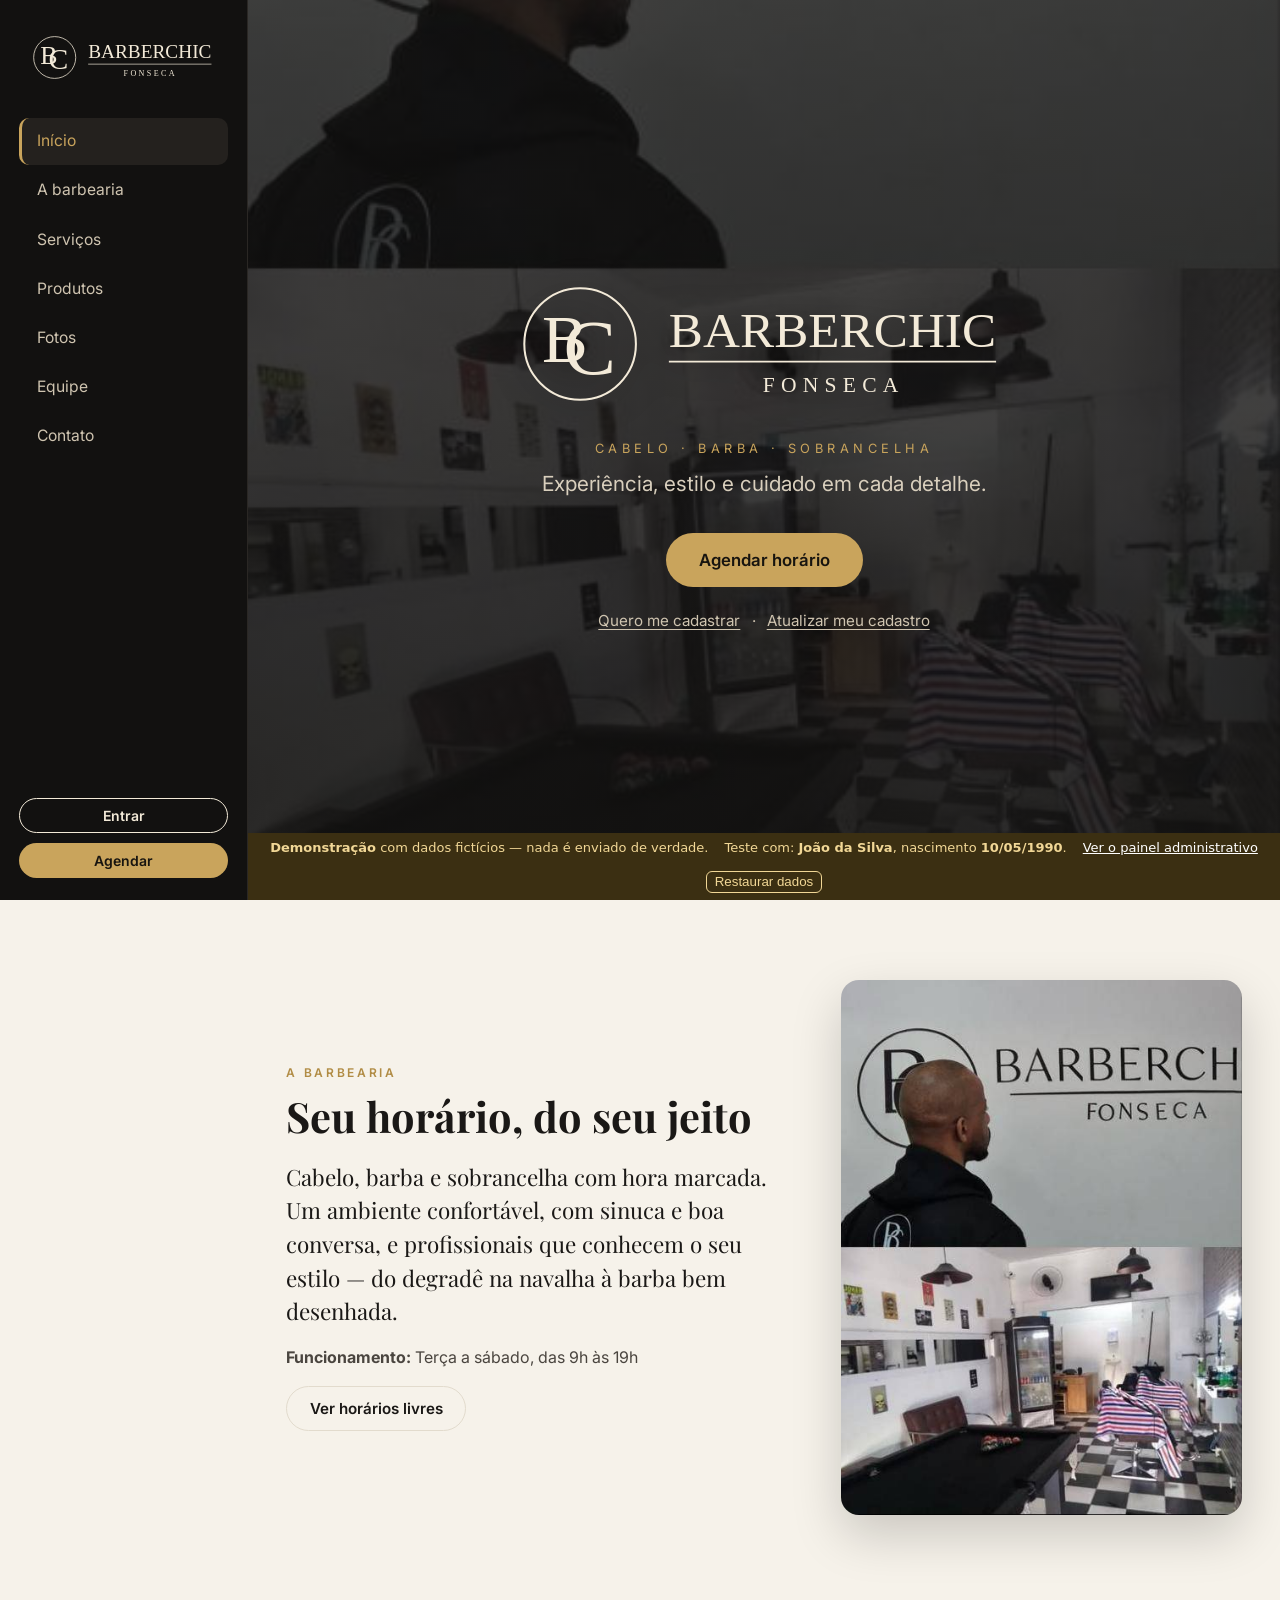
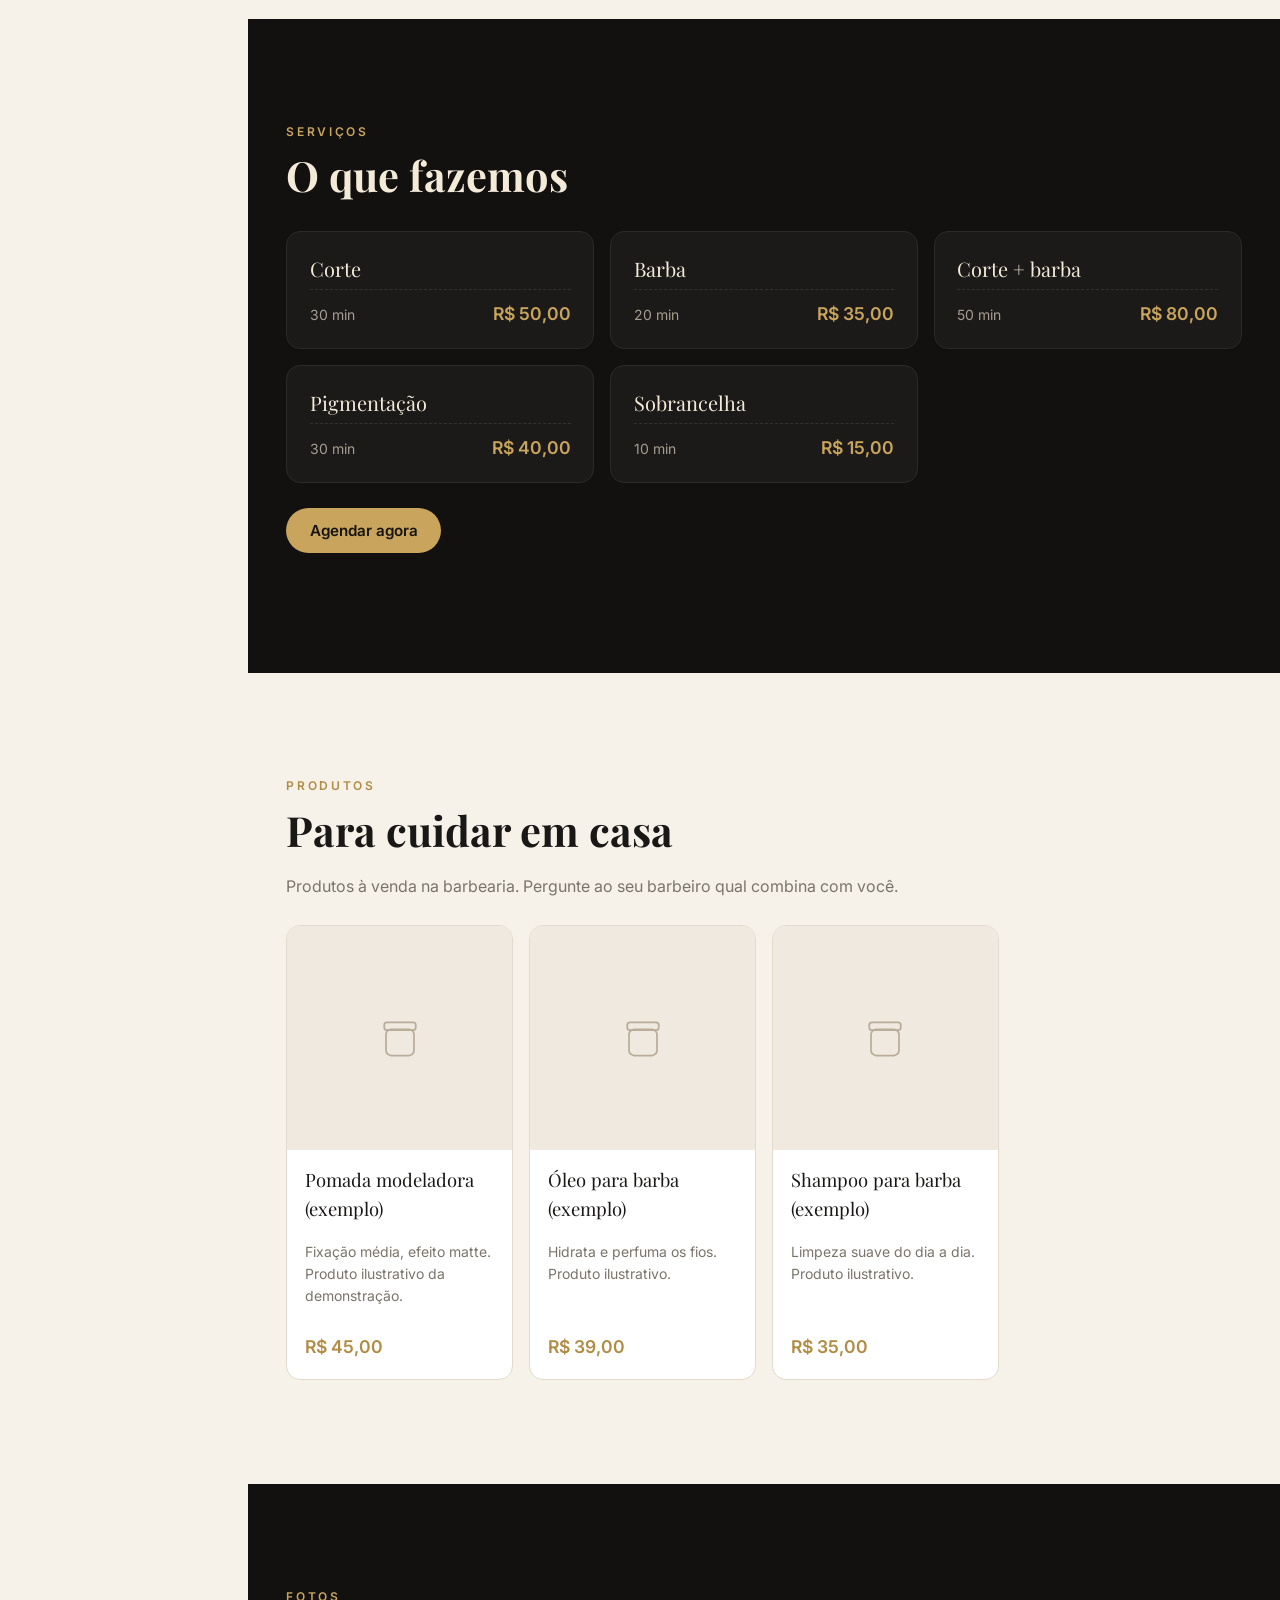
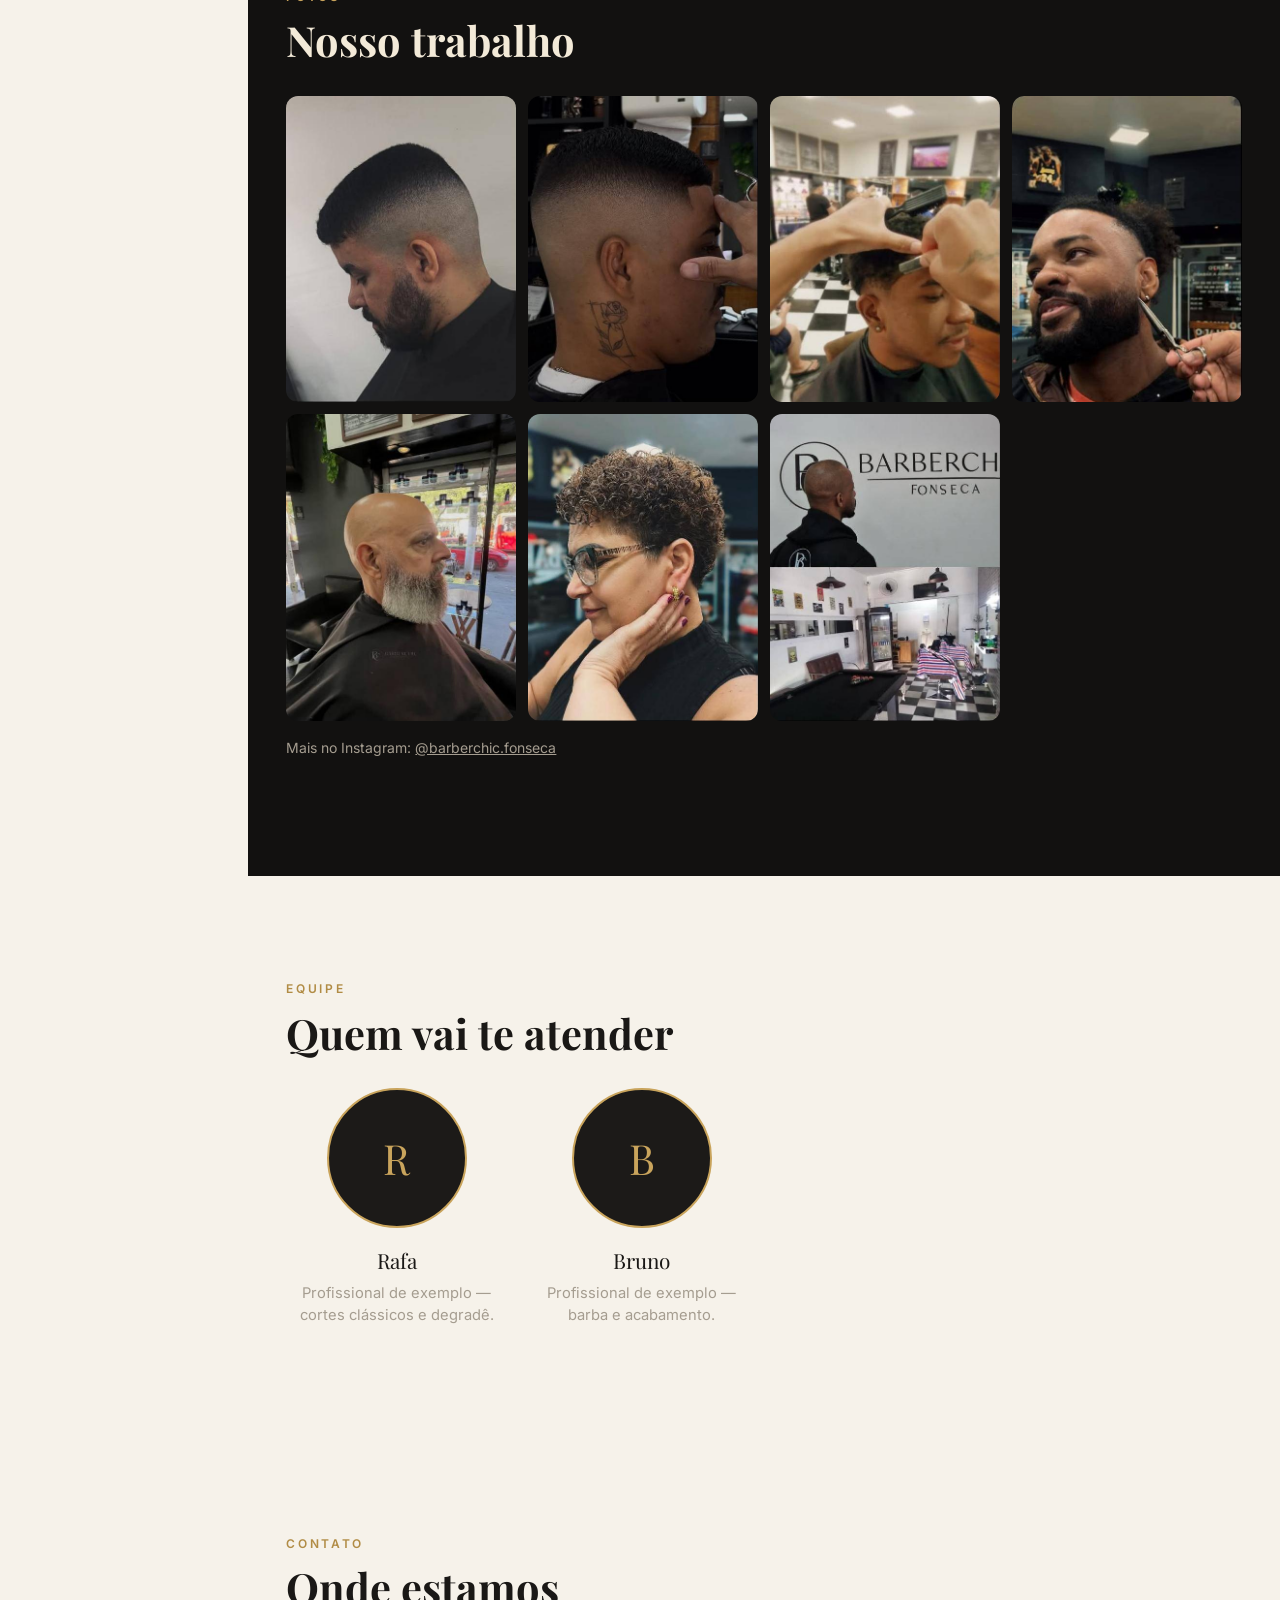
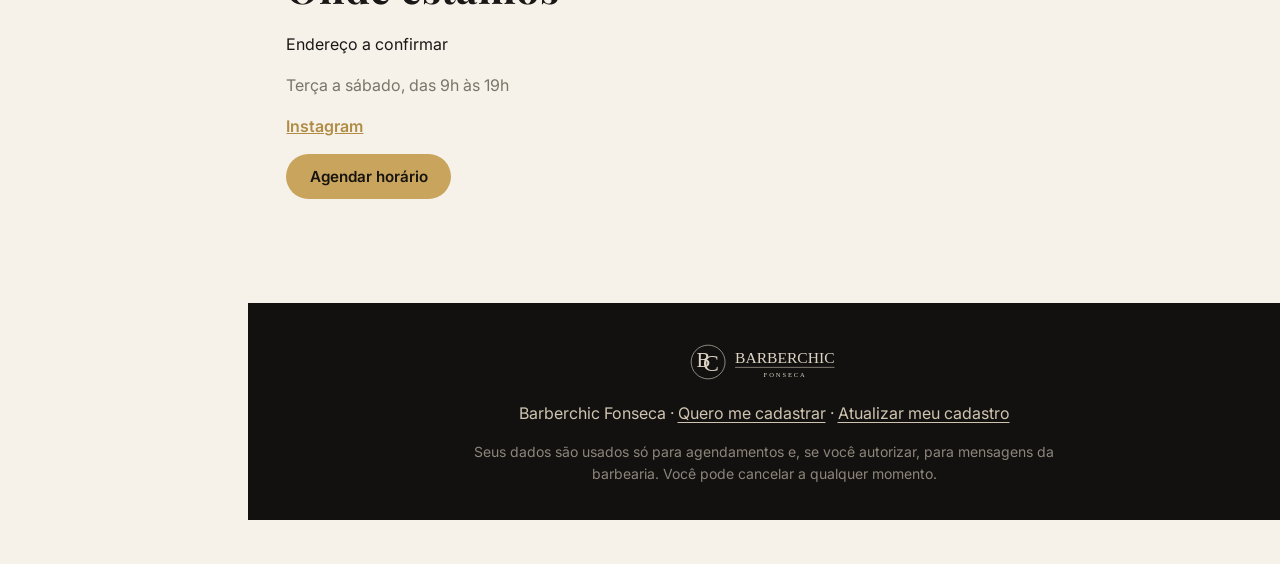
<file: index.html>
<!doctype html>
<html lang="pt-BR">
<head>
  <meta name="robots" content="noindex">
  <meta charset="utf-8">
  <meta name="viewport" content="width=device-width, initial-scale=1">
  <title>Barberchic Fonseca — Barbearia</title>
  <meta name="description" content="Barbearia Barberchic Fonseca: cabelo, barba e sobrancelha. Experiência, estilo e cuidado em cada detalhe. Agende online.">
  <link rel="icon" href="./img/logo.svg">
  <link rel="preconnect" href="https://fonts.googleapis.com">
  <link rel="preconnect" href="https://fonts.gstatic.com" crossorigin>
  <link href="https://fonts.googleapis.com/css2?family=Playfair+Display:ital,wght@0,500;0,600;0,700;1,500&family=Inter:wght@400;500;600&display=swap" rel="stylesheet">
  <link rel="stylesheet" href="./css/site.css">
</head>
<body>
  <div id="demo-banner" class="demo-banner" hidden>Modo demonstração: nenhuma mensagem é enviada de verdade e o código aparece na tela.</div>

  <header class="topbar">
    <a href="#inicio" class="brand" aria-label="Início"><img id="brand-logo" src="./img/logo-claro.svg" alt="Barberchic Fonseca"></a>
    <nav class="nav" id="nav">
      <a href="#inicio" class="nav-link">Início</a>
      <a href="#sobre" class="nav-link">A barbearia</a>
      <a href="#servicos" class="nav-link">Serviços</a>
      <a href="#produtos" class="nav-link">Produtos</a>
      <a href="#galeria" class="nav-link" id="nav-galeria">Fotos</a>
      <a href="#equipe" class="nav-link">Equipe</a>
      <a href="#contato" class="nav-link">Contato</a>
      <span class="nav-spacer" aria-hidden="true"></span>
      <button class="btn btn-ghost btn-sm" id="btn-conta" type="button">Entrar</button>
      <a href="agendar.html" class="btn btn-gold btn-sm" data-agendar>Agendar</a>
    </nav>
    <button class="menu-toggle" id="menu-toggle" aria-label="Abrir menu" aria-expanded="false"><span></span><span></span><span></span></button>
  </header>

  <main>
    <section class="hero" id="inicio">
      <div class="hero-bg" id="hero-bg"></div>
      <div class="hero-content">
        <h1 class="sr-only" id="hero-title">Barberchic Fonseca</h1>
        <img class="hero-logo" id="hero-logo" src="./img/logo-claro.svg" alt="Barberchic Fonseca">
        <p class="hero-kicker">Cabelo · Barba · Sobrancelha</p>
        <p class="hero-tagline" id="hero-tagline">Experiência, estilo e cuidado em cada detalhe.</p>
        <div class="hero-actions">
          <a href="agendar.html" class="btn btn-gold btn-lg" data-agendar>Agendar horário</a>
        </div>
        <div class="hero-secondary">
          <button class="link-btn" type="button" id="btn-cadastrar">Quero me cadastrar</button>
          <span aria-hidden="true">·</span>
          <button class="link-btn" type="button" id="btn-atualizar">Atualizar meu cadastro</button>
        </div>
      </div>
    </section>

    <section class="section about" id="sobre">
      <div class="container about-grid">
        <div>
          <p class="eyebrow">A barbearia</p>
          <h2>Seu horário, do seu jeito</h2>
          <p class="about-text" id="about-text"></p>
          <p class="about-hours"><strong>Funcionamento:</strong> <span id="about-hours"></span></p>
          <a href="agendar.html" class="btn btn-outline" data-agendar>Ver horários livres</a>
        </div>
        <figure class="about-photo"><img src="./img/galeria/salao.jpg" alt="Fachada e salão da Barberchic Fonseca" loading="lazy"></figure>
      </div>
    </section>

    <section class="section section-dark" id="servicos">
      <div class="container">
        <p class="eyebrow">Serviços</p>
        <h2>O que fazemos</h2>
        <div class="services-grid" id="services-grid"></div>
        <p style="margin-top:1.6rem"><a href="agendar.html" class="btn btn-gold" data-agendar>Agendar agora</a></p>
      </div>
    </section>

    <section class="section" id="produtos">
      <div class="container">
        <p class="eyebrow">Produtos</p>
        <h2>Para cuidar em casa</h2>
        <p class="muted">Produtos à venda na barbearia. Pergunte ao seu barbeiro qual combina com você.</p>
        <div class="products-grid" id="products-grid"></div>
      </div>
    </section>

    <section class="section section-dark" id="galeria">
      <div class="container">
        <p class="eyebrow">Fotos</p>
        <h2>Nosso trabalho</h2>
        <div class="gallery" id="gallery"></div>
        <p class="muted small" style="margin-top:1rem">Mais no Instagram: <a id="ig-link" href="https://www.instagram.com/barberchic.fonseca/" target="_blank" rel="noopener">@barberchic.fonseca</a></p>
      </div>
    </section>

    <section class="section" id="equipe">
      <div class="container">
        <p class="eyebrow">Equipe</p>
        <h2>Quem vai te atender</h2>
        <div class="team-grid" id="team-grid"></div>
      </div>
    </section>

    <section class="section" id="contato">
      <div class="container contact">
        <div>
          <p class="eyebrow">Contato</p>
          <h2>Onde estamos</h2>
          <p id="ct-address"></p>
          <p id="ct-hours" class="muted"></p>
          <p id="ct-phone"></p>
          <p class="contact-links">
            <a id="ct-instagram" href="#" target="_blank" rel="noopener" hidden>Instagram</a>
            <a id="ct-whatsapp" href="#" target="_blank" rel="noopener" hidden>WhatsApp</a>
          </p>
          <a href="agendar.html" class="btn btn-gold" data-agendar>Agendar horário</a>
        </div>
        <div class="map" id="ct-map"></div>
      </div>
    </section>
  </main>

  <footer class="footer">
    <img src="./img/logo-claro.svg" alt="" class="footer-logo">
    <p><span id="ft-name">Barberchic Fonseca</span> · <button class="link-btn" id="ft-cadastrar" type="button">Quero me cadastrar</button> · <button class="link-btn" id="ft-atualizar" type="button">Atualizar meu cadastro</button></p>
    <p class="muted small">Seus dados são usados só para agendamentos e, se você autorizar, para mensagens da barbearia. Você pode cancelar a qualquer momento.</p>
  </footer>

  <div class="modal" id="auth-modal" hidden role="dialog" aria-modal="true" aria-labelledby="auth-title">
    <div class="modal-box"><button class="modal-close" type="button" data-close aria-label="Fechar">×</button><div id="auth-body"></div></div>
  </div>
  <div class="modal" id="me-modal" hidden role="dialog" aria-modal="true" aria-labelledby="me-title">
    <div class="modal-box wide"><button class="modal-close" type="button" data-close aria-label="Fechar">×</button><div id="me-body"></div></div>
  </div>
  <div class="toast" id="toast" hidden></div>
  <script src="./js/demo-api.js"></script>
  <script src="./js/site.js"></script>
</body>
</html>
</file>
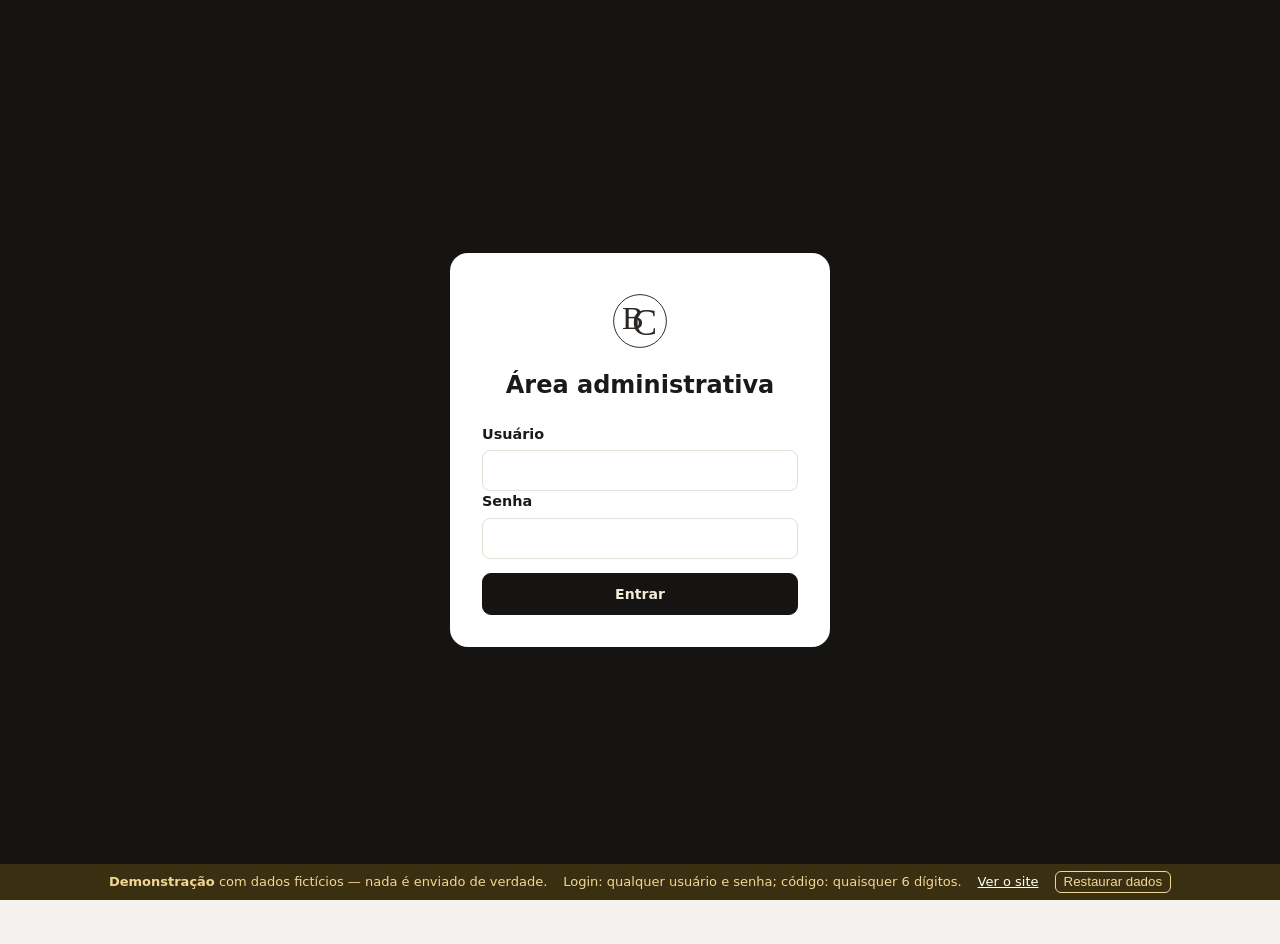
<file: admin/index.html>
<!doctype html>
<html lang="pt-BR">
<head>
  <meta charset="utf-8">
  <meta name="viewport" content="width=device-width, initial-scale=1">
  <meta name="robots" content="noindex">
  <title>Painel — Barberchic Fonseca</title>
  <link rel="icon" href="../img/logo.svg">
  <link rel="stylesheet" href="../admin/admin.css">
</head>
<body>
  <!-- Login -->
  <section id="login" class="login" hidden>
    <form class="login-card" id="f-login" novalidate>
      <img src="../img/logo.svg" alt="" class="login-logo">
      <h1>Área administrativa</h1>
      <div class="err" hidden></div>
      <div id="login-step1">
        <label>Usuário<input name="usuario" autocomplete="username" required></label>
        <label>Senha<input name="senha" type="password" autocomplete="current-password" required></label>
      </div>
      <div id="login-step2" hidden>
        <p class="muted">Digite o código de 6 dígitos do seu aplicativo autenticador (ou um código de recuperação).</p>
        <label>Código<input name="codigo" inputmode="numeric" autocomplete="one-time-code" class="code"></label>
      </div>
      <button class="btn primary block" type="submit">Entrar</button>
    </form>
  </section>

  <!-- App -->
  <div id="app" class="app" hidden>
    <aside class="side" id="side">
      <div class="side-brand"><img src="../img/logo.svg" alt=""><span>Barberchic</span></div>
      <nav id="menu">
        <a href="#painel" data-sec="painel">Resumo</a>
        <a href="#agenda" data-sec="agenda">Agenda</a>
        <a href="#clientes" data-sec="clientes">Clientes</a>
        <a href="#funcionarios" data-sec="funcionarios">Funcionários e escala</a>
        <a href="#servicos" data-sec="servicos">Serviços</a>
        <a href="#produtos" data-sec="produtos">Produtos</a>
        <a href="#campanhas" data-sec="campanhas">Campanhas</a>
        <a href="#respostas" data-sec="respostas">Respostas <b class="badge" id="b-resp" hidden></b></a>
        <a href="#conferencias" data-sec="conferencias">Conferências <b class="badge" id="b-conf" hidden></b></a>
        <a href="#conexoes" data-sec="conexoes">Conexões</a>
        <a href="#relatorios" data-sec="relatorios">Relatórios</a>
        <a href="#logs" data-sec="logs">Logs</a>
        <a href="#config" data-sec="config">Configurações</a>
      </nav>
      <div class="side-foot"><span id="who"></span><button class="link" id="b-logout" type="button">Sair</button></div>
    </aside>
    <button class="side-toggle" id="side-toggle" aria-label="Menu">☰</button>
    <main class="main" id="main"></main>
  </div>

  <div class="modal" id="modal" hidden><div class="modal-box" id="modal-box"></div></div>
  <div class="toast" id="toast" hidden></div>
  <script src="../js/demo-api.js"></script>
  <script src="../admin/admin.js"></script>
</body>
</html>
</file>
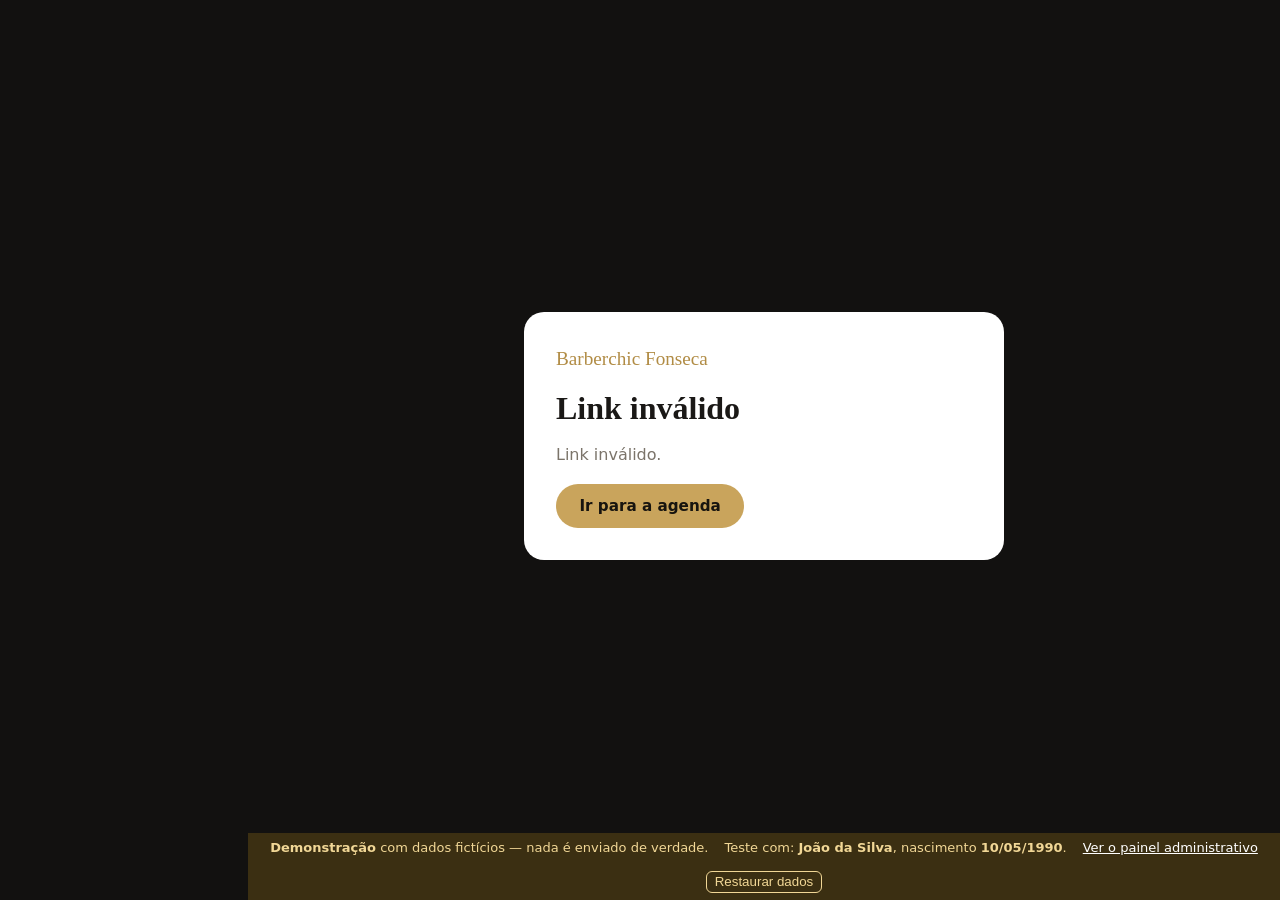
<file: agendamento.html>
<!doctype html>
<html lang="pt-BR">
<head>
  <meta name="robots" content="noindex">
  <meta charset="utf-8"><meta name="viewport" content="width=device-width, initial-scale=1">
  <title>Seu horário — Barberchic Fonseca</title>
  <link rel="icon" href="./img/logo.svg">
  <link rel="stylesheet" href="./css/site.css">
</head>
<body class="simple-page">
  <main class="simple-card">
    <a href="./" class="simple-logo">Barberchic Fonseca</a>
    <div id="box"><p class="muted">Carregando…</p></div>
  </main>
  <script src="./js/demo-api.js"></script>
  <script src="./js/agendamento.js"></script>
</body>
</html>
</file>
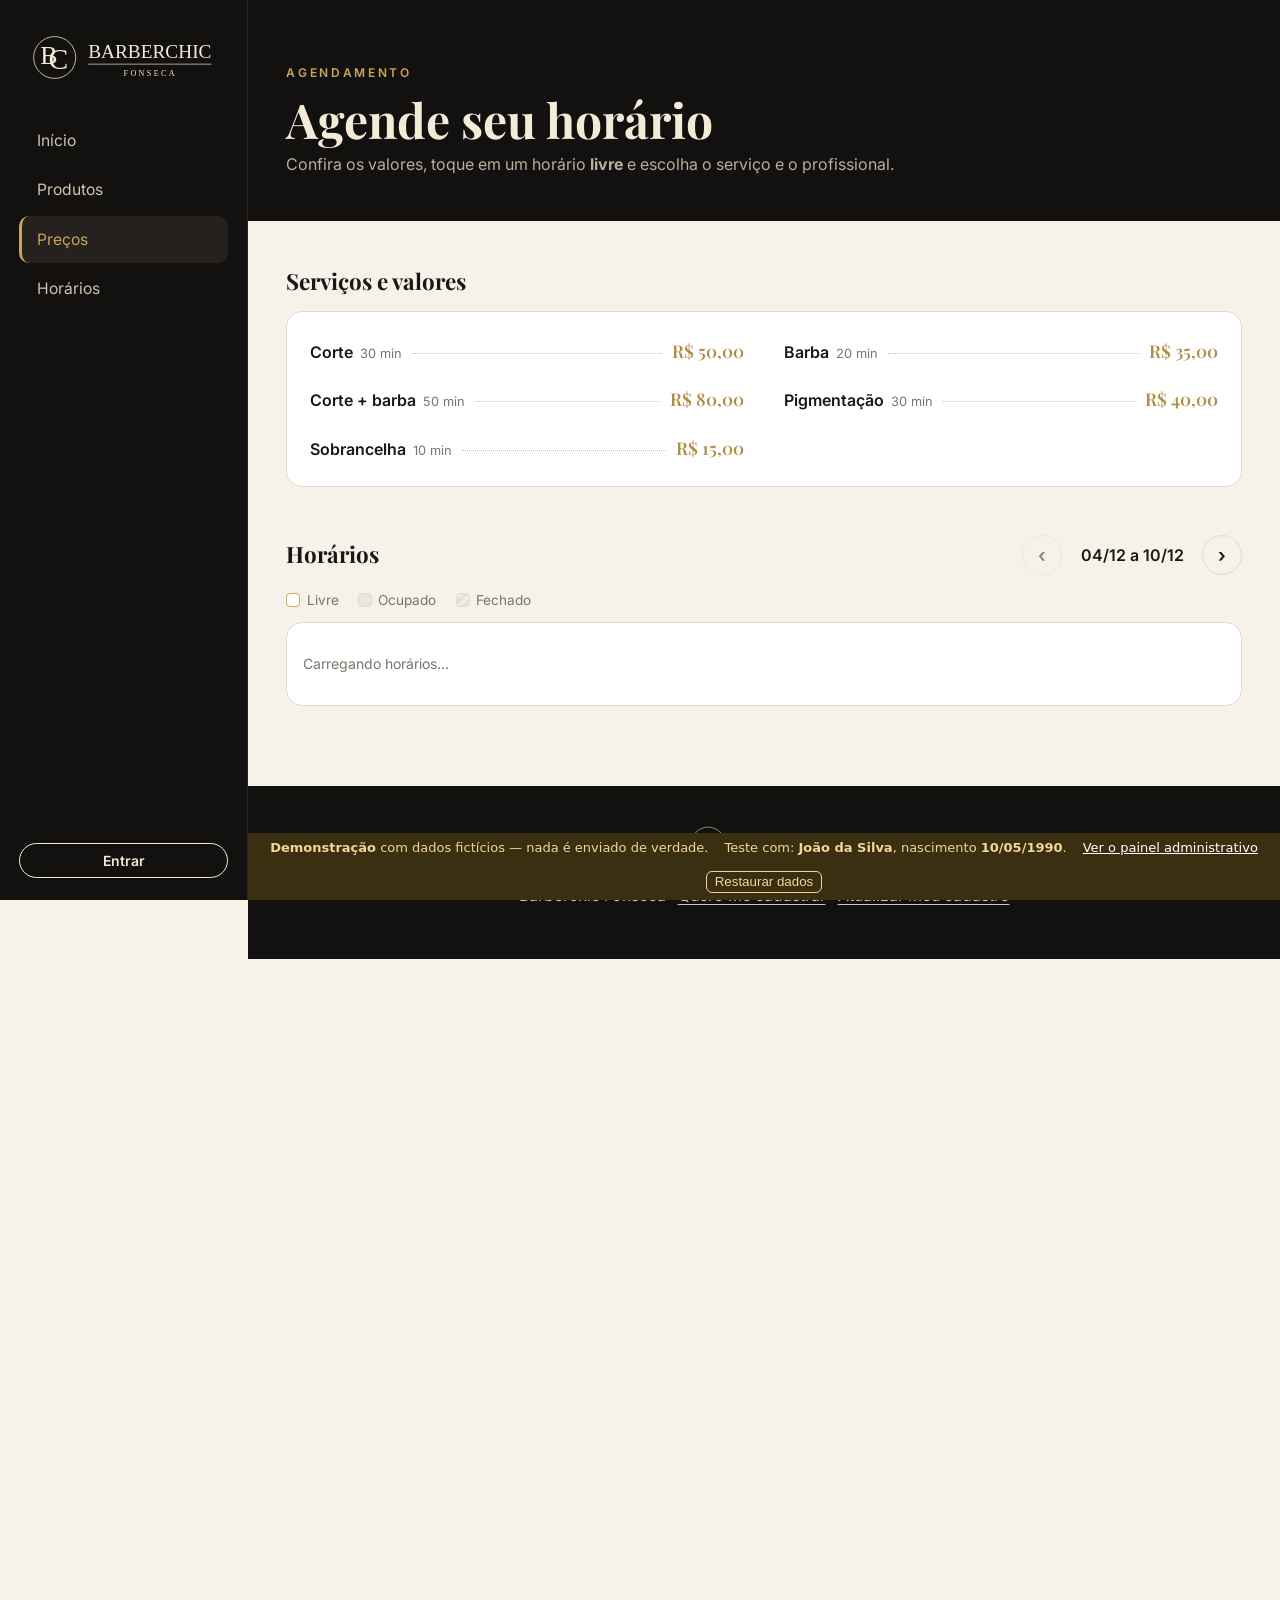
<file: agendar.html>
<!doctype html>
<html lang="pt-BR">
<head>
  <meta name="robots" content="noindex">
  <meta charset="utf-8">
  <meta name="viewport" content="width=device-width, initial-scale=1">
  <title>Agendar horário — Barberchic Fonseca</title>
  <meta name="description" content="Veja os horários livres e agende na Barberchic Fonseca.">
  <link rel="icon" href="./img/logo.svg">
  <link rel="preconnect" href="https://fonts.googleapis.com">
  <link rel="preconnect" href="https://fonts.gstatic.com" crossorigin>
  <link href="https://fonts.googleapis.com/css2?family=Playfair+Display:ital,wght@0,500;0,600;0,700;1,500&family=Inter:wght@400;500;600&display=swap" rel="stylesheet">
  <link rel="stylesheet" href="./css/site.css">
</head>
<body class="page-agendar">
  <div id="demo-banner" class="demo-banner" hidden>Modo demonstração: nenhuma mensagem é enviada de verdade e o código aparece na tela.</div>

  <header class="topbar">
    <a href="./" class="brand" aria-label="Início"><img id="brand-logo" src="./img/logo-claro.svg" alt="Barberchic Fonseca"></a>
    <nav class="nav" id="nav">
      <a href="./" class="nav-link">Início</a>
      <a href="./#produtos" class="nav-link">Produtos</a>
      <a href="#precos" class="nav-link">Preços</a>
      <a href="#agenda-top" class="nav-link">Horários</a>
      <span class="nav-spacer" aria-hidden="true"></span>
      <button class="btn btn-ghost btn-sm" id="btn-conta" type="button">Entrar</button>
    </nav>
    <button class="menu-toggle" id="menu-toggle" aria-label="Abrir menu" aria-expanded="false"><span></span><span></span><span></span></button>
  </header>

  <main>
    <section class="page-head">
      <div class="container">
        <p class="eyebrow">Agendamento</p>
        <h1>Agende seu horário</h1>
        <p class="muted">Confira os valores, toque em um horário <b>livre</b> e escolha o serviço e o profissional.</p>
      </div>
    </section>

    <section class="section-tight" id="precos">
      <div class="container">
        <h2 class="h-small">Serviços e valores</h2>
        <div class="price-list" id="price-list"></div>
      </div>
    </section>

    <section class="section-tight" id="agenda-top">
      <div class="container">
        <div class="agenda-head">
          <h2 class="h-small">Horários</h2>
          <div class="week-nav">
            <button class="btn btn-outline btn-sm" id="wk-prev" type="button" aria-label="Dias anteriores">‹</button>
            <span id="wk-label" class="week-label"></span>
            <button class="btn btn-outline btn-sm" id="wk-next" type="button" aria-label="Próximos dias">›</button>
          </div>
        </div>
        <div class="legend"><span><i class="lg free"></i>Livre</span><span><i class="lg ocupado"></i>Ocupado</span><span><i class="lg fechado"></i>Fechado</span></div>
        <div class="sched-wrap" id="bk-grid"></div>
        <div class="booking-done" id="bk-done" hidden></div>
      </div>
    </section>
  </main>

  <footer class="footer">
    <img src="./img/logo-claro.svg" alt="" class="footer-logo">
    <p><span id="ft-name">Barberchic Fonseca</span> · <button class="link-btn" id="ft-cadastrar" type="button">Quero me cadastrar</button> · <button class="link-btn" id="ft-atualizar" type="button">Atualizar meu cadastro</button></p>
  </footer>

  <!-- Escolha do serviço e do profissional no horário clicado -->
  <div class="modal" id="slot-modal" hidden role="dialog" aria-modal="true" aria-labelledby="slot-title">
    <div class="modal-box"><button class="modal-close" type="button" data-close aria-label="Fechar">×</button><div id="slot-body"></div></div>
  </div>
  <div class="modal" id="auth-modal" hidden role="dialog" aria-modal="true" aria-labelledby="auth-title">
    <div class="modal-box"><button class="modal-close" type="button" data-close aria-label="Fechar">×</button><div id="auth-body"></div></div>
  </div>
  <div class="modal" id="me-modal" hidden role="dialog" aria-modal="true" aria-labelledby="me-title">
    <div class="modal-box wide"><button class="modal-close" type="button" data-close aria-label="Fechar">×</button><div id="me-body"></div></div>
  </div>
  <div class="toast" id="toast" hidden></div>
  <script src="./js/demo-api.js"></script>
  <script src="./js/site.js"></script>
</body>
</html>
</file>
<file: css/site.css>
:root {
  --bg: #f6f2ea;
  --ink: #1a1816;
  --ink-2: #4a453f;
  --muted: #7b746a;
  --dark: #121110;
  --dark-2: #1c1a18;
  --line: #e2dbcd;
  --gold: #c9a45c;
  --gold-2: #b18c45;
  --cream: #f3ead8;
  --ok: #2f7d4f;
  --err: #b3402e;
  --radius: 14px;
  --serif: 'Playfair Display', Georgia, 'Times New Roman', serif;
  --sans: 'Inter', system-ui, -apple-system, 'Segoe UI', Roboto, sans-serif;
}
* { box-sizing: border-box; }
html { scroll-behavior: smooth; scroll-padding-top: 76px; }
body { margin: 0; font-family: var(--sans); color: var(--ink); background: var(--bg); line-height: 1.55; -webkit-font-smoothing: antialiased; }
img { max-width: 100%; display: block; }
a { color: inherit; }
h1, h2, h3 { font-family: var(--serif); line-height: 1.15; margin: 0 0 .5em; }
h2 { font-size: clamp(1.8rem, 4vw, 2.6rem); }
h3 { font-size: 1.15rem; font-family: var(--sans); font-weight: 600; }
.container { width: min(1120px, 92vw); margin: 0 auto; }
.container.narrow { width: min(760px, 92vw); }
.section { padding: clamp(56px, 9vw, 104px) 0; }
.section-dark { background: var(--dark); color: var(--cream); }
.section-dark .muted { color: #a59d90; }
.eyebrow { text-transform: uppercase; letter-spacing: .22em; font-size: .75rem; color: var(--gold-2); font-weight: 600; margin: 0 0 .6rem; }
.section-dark .eyebrow { color: var(--gold); }
.muted { color: var(--muted); }
.small { font-size: .875rem; }
[hidden] { display: none !important; }

/* Botões */
.btn { display: inline-flex; align-items: center; justify-content: center; gap: .5rem; border: 1px solid transparent; border-radius: 999px;
  padding: .75rem 1.4rem; font: 600 .95rem var(--sans); cursor: pointer; text-decoration: none; transition: background .15s, color .15s, border-color .15s, transform .1s; }
.btn:active { transform: translateY(1px); }
.btn:disabled { opacity: .5; cursor: not-allowed; }
.btn-gold { background: var(--gold); color: #17140f; }
.btn-gold:hover { background: #d6b36c; }
.btn-ghost { background: transparent; border-color: currentColor; color: inherit; }
.btn-ghost:hover { background: rgba(201,164,92,.12); }
.btn-outline { background: #fff; border-color: var(--line); color: var(--ink); }
.btn-outline:hover { border-color: var(--gold); }
.btn-sm { padding: .5rem 1rem; font-size: .875rem; }
.btn-lg { padding: 1rem 2rem; font-size: 1.05rem; }
.btn-block { width: 100%; }
.link-btn { background: none; border: 0; padding: 0; color: inherit; font: inherit; text-decoration: underline; text-underline-offset: 3px; cursor: pointer; }
.link-btn:hover { color: var(--gold); }
:focus-visible { outline: 2px solid var(--gold); outline-offset: 2px; }

.demo-banner { background: #3b2f12; color: #f1d796; text-align: center; font-size: .85rem; padding: .45rem 1rem; }

/* Topo */
.topbar { position: sticky; top: 0; z-index: 30; display: flex; align-items: center; justify-content: space-between; gap: 1rem;
  padding: .7rem clamp(1rem, 4vw, 2.5rem); background: rgba(18,17,16,.92); backdrop-filter: blur(8px); color: var(--cream); }
.brand { display: flex; align-items: center; gap: .65rem; text-decoration: none; font-family: var(--serif); font-size: 1.15rem; }
.brand img { height: 42px; width: auto; display: block; }
.nav { display: flex; align-items: center; gap: 1.4rem; }
.nav > a:not(.btn) { text-decoration: none; font-size: .92rem; color: #d9cfbd; }
.nav > a:not(.btn):hover { color: var(--gold); }
.menu-toggle { display: none; background: none; border: 0; width: 40px; height: 40px; padding: 8px; cursor: pointer; }
.menu-toggle span { display: block; height: 2px; background: var(--cream); margin: 5px 0; }
@media (max-width: 820px) {
  .menu-toggle { display: block; }
  .nav { position: absolute; top: 100%; left: 0; right: 0; flex-direction: column; align-items: stretch; gap: .2rem; padding: .75rem 1.25rem 1.25rem;
    background: var(--dark); display: none; }
  .nav.open { display: flex; }
  .nav > a:not(.btn) { padding: .6rem 0; border-bottom: 1px solid #2a2724; }
  .nav .btn { margin-top: .5rem; }
}

/* Hero */
.hero { position: relative; min-height: min(88vh, 760px); display: grid; place-items: center; text-align: center; color: var(--cream); overflow: hidden; background: var(--dark); }
.hero-bg { position: absolute; inset: 0; background:
  radial-gradient(ellipse at 50% 30%, rgba(201,164,92,.18), transparent 60%),
  repeating-linear-gradient(135deg, rgba(255,255,255,.025) 0 2px, transparent 2px 14px), var(--dark); background-size: cover; background-position: center; }
.hero-bg.has-photo { filter: grayscale(.35); background-position: center 88% !important; }
.hero-bg.has-photo::after { content: ''; position: absolute; inset: 0; background: linear-gradient(180deg, rgba(18,17,16,.72), rgba(18,17,16,.9)); }
.hero-content { position: relative; padding: 4rem 1.25rem; max-width: 720px; }
.hero-logo { width: clamp(260px, 46vw, 520px); height: auto; margin: 0 auto 1.2rem; filter: drop-shadow(0 4px 18px rgba(0,0,0,.45)); }
.hero-kicker { text-transform: uppercase; letter-spacing: .35em; font-size: .8rem; color: var(--gold); margin: 0 0 .6rem; }
.hero h1 { font-size: clamp(2.4rem, 7vw, 4.4rem); margin-bottom: .25em; }
.hero-tagline { font-size: clamp(1.05rem, 2.4vw, 1.3rem); color: #d9cfbd; margin: 0 0 2rem; }
.hero-actions { display: flex; justify-content: center; gap: 1rem; flex-wrap: wrap; }
.hero-secondary { margin-top: 1.4rem; display: flex; gap: .7rem; justify-content: center; color: #cfc4b0; font-size: .95rem; flex-wrap: wrap; }

.about { text-align: center; padding-top: clamp(48px, 7vw, 80px); padding-bottom: 0; }
.about-text { font-family: var(--serif); font-size: clamp(1.2rem, 2.6vw, 1.55rem); line-height: 1.5; margin: 0 0 1rem; }
.about-hours { color: var(--ink-2); }

/* Serviços */
.services-grid { display: grid; grid-template-columns: repeat(auto-fill, minmax(230px, 1fr)); gap: 1rem; margin-top: 2rem; }
.service { background: #fff; border: 1px solid var(--line); border-radius: var(--radius); padding: 1.3rem 1.4rem; display: flex; flex-direction: column; gap: .35rem; }
.service-name { font-family: var(--serif); font-size: 1.25rem; }
.service-meta { display: flex; justify-content: space-between; align-items: baseline; margin-top: auto; padding-top: .6rem; border-top: 1px dashed var(--line); }
.service-price { font-weight: 600; color: var(--gold-2); font-size: 1.1rem; }

/* Equipe */
.team-grid { display: grid; grid-template-columns: repeat(auto-fill, minmax(200px, 1fr)); gap: 1.5rem; margin-top: 2rem; }
.member { text-align: center; }
.member-photo { width: 140px; height: 140px; border-radius: 50%; margin: 0 auto 1rem; object-fit: cover; background: var(--dark-2); border: 2px solid var(--gold);
  display: grid; place-items: center; font-family: var(--serif); font-size: 2.6rem; color: var(--gold); }
.member-name { font-family: var(--serif); font-size: 1.3rem; margin: 0; }
.member-bio { color: #a59d90; font-size: .92rem; margin: .3rem 0 0; }

/* Agendamento */
.booking > * { min-width: 0; }
.booking { margin-top: 2rem; background: #fff; border: 1px solid var(--line); border-radius: 20px; padding: clamp(1.1rem, 3vw, 2rem); display: grid; gap: 1.6rem; }
.step h3 { display: flex; align-items: center; gap: .6rem; margin-bottom: .8rem; }
.step-n { display: inline-grid; place-items: center; width: 26px; height: 26px; border-radius: 50%; background: var(--dark); color: var(--gold); font-size: .8rem; }
.chips { display: flex; flex-wrap: wrap; gap: .55rem; }
.chip { border: 1px solid var(--line); background: var(--bg); border-radius: 999px; padding: .55rem 1rem; font: 500 .92rem var(--sans); cursor: pointer; color: var(--ink); }
.chip small { color: var(--muted); margin-left: .35rem; }
.chip:hover { border-color: var(--gold); }
.chip[aria-pressed="true"] { background: var(--dark); color: var(--cream); border-color: var(--dark); }
.chip[aria-pressed="true"] small { color: #cfc4b0; }
.days { display: flex; gap: .55rem; overflow-x: auto; padding-bottom: .4rem; scroll-snap-type: x mandatory; }
.day { flex: 0 0 auto; scroll-snap-align: start; width: 74px; padding: .6rem .3rem; border: 1px solid var(--line); background: var(--bg); border-radius: 12px; text-align: center; cursor: pointer; font: inherit; color: var(--ink); }
.day b { display: block; font-size: 1.35rem; font-family: var(--serif); }
.day span { display: block; font-size: .72rem; text-transform: uppercase; letter-spacing: .08em; color: var(--muted); }
.day[aria-pressed="true"] { background: var(--dark); color: var(--cream); border-color: var(--dark); }
.day[aria-pressed="true"] span { color: var(--gold); }
.slots { display: grid; grid-template-columns: repeat(auto-fill, minmax(84px, 1fr)); gap: .5rem; }
.slot { border: 1px solid var(--line); background: var(--bg); border-radius: 10px; padding: .6rem 0; font: 600 .95rem var(--sans); cursor: pointer; color: var(--ink); }
.slot:hover { border-color: var(--gold); }
.slot[aria-pressed="true"] { background: var(--gold); border-color: var(--gold); }
.booking-summary { display: flex; align-items: center; justify-content: space-between; gap: 1rem; flex-wrap: wrap; padding: 1.1rem 1.2rem; border-radius: 14px; background: var(--dark); color: var(--cream); }
.summary-line { margin: 0; font-weight: 600; }
.booking-summary .muted { color: #a59d90; margin: .2rem 0 0; }
.booking-done { padding: 1.4rem; border-radius: 14px; background: #eef6f0; border: 1px solid #cfe5d6; }
.booking-done h3 { font-family: var(--serif); font-size: 1.4rem; }

/* Galeria */
.gallery { display: grid; grid-template-columns: repeat(auto-fill, minmax(220px, 1fr)); gap: .75rem; margin-top: 2rem; }
.gallery figure { margin: 0; aspect-ratio: 1; overflow: hidden; border-radius: 12px; background: var(--dark-2); }
.gallery img { width: 100%; height: 100%; object-fit: cover; transition: transform .4s; }
.gallery figure:hover img { transform: scale(1.04); }

/* Contato */
.contact { display: grid; grid-template-columns: 1fr 1.2fr; gap: 2.5rem; align-items: start; }
.contact-links { display: flex; gap: 1rem; }
.contact-links a { color: var(--gold-2); font-weight: 600; }
.map iframe { width: 100%; height: 320px; border: 0; border-radius: var(--radius); }
@media (max-width: 760px) { .contact { grid-template-columns: 1fr; } }

.footer { background: var(--dark); color: #cfc4b0; text-align: center; padding: 2.2rem 1rem; }
.footer .muted { color: #8d857a; max-width: 640px; margin: .5rem auto 0; }

/* Janelas */
.modal { position: fixed; inset: 0; z-index: 50; background: rgba(10,9,8,.66); display: grid; place-items: center; padding: 1rem; overflow-y: auto; }
.modal-box { position: relative; width: min(460px, 100%); background: #fff; border-radius: 20px; padding: 2rem 1.6rem 1.6rem; box-shadow: 0 24px 60px rgba(0,0,0,.35); }
.modal-box.wide { width: min(640px, 100%); }
.modal-close { position: absolute; top: .6rem; right: .8rem; background: none; border: 0; font-size: 1.8rem; line-height: 1; cursor: pointer; color: var(--muted); }
.modal h2 { font-size: 1.6rem; }
.modal p { margin: 0 0 1rem; }
.field { display: grid; gap: .3rem; margin-bottom: .9rem; }
.field label { font-weight: 600; font-size: .9rem; }
.field input, .field select { font: inherit; padding: .75rem .85rem; border: 1px solid var(--line); border-radius: 10px; background: #fff; width: 100%; }
.field input:focus { border-color: var(--gold); outline: none; box-shadow: 0 0 0 3px rgba(201,164,92,.2); }
.field .hint { font-size: .8rem; color: var(--muted); }
.check { display: flex; gap: .65rem; align-items: flex-start; padding: .8rem .9rem; border: 1px solid var(--line); border-radius: 12px; margin-bottom: .6rem; cursor: pointer; }
.check input { margin-top: .25rem; width: 18px; height: 18px; accent-color: var(--dark); flex: 0 0 auto; }
.check span { font-size: .92rem; }
.contact-option { display: flex; justify-content: space-between; align-items: center; gap: .75rem; padding: .85rem 1rem; border: 1px solid var(--line); border-radius: 12px; margin-bottom: .6rem; }
.contact-option b { font-weight: 600; }
.actions { display: flex; gap: .6rem; flex-wrap: wrap; margin-top: .4rem; }
.actions.stack { flex-direction: column; }
.form-error { color: var(--err); font-size: .9rem; margin: 0 0 .8rem; }
.code-input { font-size: 1.6rem !important; letter-spacing: .5em; text-align: center; font-family: var(--serif) !important; }
.demo-code { background: #fff7e3; border: 1px dashed var(--gold); padding: .6rem .8rem; border-radius: 10px; font-size: .9rem; }
.me-section { border-top: 1px solid var(--line); padding-top: 1.1rem; margin-top: 1.1rem; }
.me-row { display: flex; justify-content: space-between; align-items: center; gap: .75rem; padding: .5rem 0; flex-wrap: wrap; }
.tag { display: inline-block; font-size: .75rem; padding: .15rem .55rem; border-radius: 999px; background: var(--bg); border: 1px solid var(--line); }
.tag.ok { background: #e6f3ea; border-color: #c5e2cf; color: var(--ok); }
.tag.warn { background: #fbf0e3; border-color: #ecd3b3; color: #8a5a1c; }
.appt { display: flex; justify-content: space-between; align-items: center; gap: .75rem; padding: .7rem .9rem; border: 1px solid var(--line); border-radius: 12px; margin-bottom: .5rem; }

.toast { position: fixed; left: 50%; bottom: 1.5rem; transform: translateX(-50%); z-index: 60; background: var(--dark); color: var(--cream); padding: .8rem 1.2rem; border-radius: 12px; box-shadow: 0 10px 30px rgba(0,0,0,.3); max-width: 92vw; }
.toast.err { background: var(--err); color: #fff; }

/* Páginas simples (descadastro, gerenciar agendamento) */
.simple-page { min-height: 100vh; display: grid; place-items: center; background: var(--dark); padding: 1rem; }
.simple-card { background: #fff; border-radius: 20px; padding: 2rem; width: min(480px, 100%); }
.simple-logo { display: block; font-family: var(--serif); font-size: 1.2rem; color: var(--gold-2); text-decoration: none; margin-bottom: 1rem; }

@media (prefers-reduced-motion: reduce) { html { scroll-behavior: auto; } * { transition: none !important; } }

/* ---- Apresentação ---- */
.sr-only { position: absolute; width: 1px; height: 1px; padding: 0; margin: -1px; overflow: hidden; clip: rect(0,0,0,0); white-space: nowrap; border: 0; }
.about { text-align: left; padding-bottom: clamp(56px, 9vw, 104px); }
.about-grid { display: grid; grid-template-columns: 1.1fr .9fr; gap: clamp(1.5rem, 5vw, 4rem); align-items: center; }
.about-text { font-family: var(--serif); font-size: clamp(1.15rem, 2.2vw, 1.4rem); }
.about-photo { margin: 0; border-radius: 18px; overflow: hidden; box-shadow: 0 20px 50px rgba(0,0,0,.18); aspect-ratio: 3 / 4; }
.about-photo img { width: 100%; height: 100%; object-fit: cover; }
@media (max-width: 760px) { .about-grid { grid-template-columns: 1fr; } .about-photo { max-width: 420px; } }
.section-dark .service { background: var(--dark-2); border-color: #2c2926; color: var(--cream); }
.section-dark .service-meta { border-top-color: #34302c; }
.section-dark .service-price { color: var(--gold); }
.gallery { grid-template-columns: repeat(auto-fill, minmax(200px, 1fr)); }
.gallery figure { aspect-ratio: 3 / 4; }
.footer-logo { height: 46px; width: auto; margin: 0 auto 1rem; opacity: .9; }
.btn-outline { background: transparent; }

/* ---- Página de agendamento ---- */
.page-head { background: var(--dark); color: var(--cream); padding: clamp(36px, 6vw, 64px) 0 clamp(28px, 4vw, 44px); }
.page-head h1 { font-size: clamp(2rem, 5vw, 3rem); margin-bottom: .3rem; }
.page-head .muted { color: #b9ae9b; margin: 0; }
.page-head .eyebrow { color: var(--gold); }
.section-tight { padding: clamp(28px, 5vw, 48px) 0 0; }
.section-tight:last-of-type { padding-bottom: clamp(48px, 8vw, 80px); }
.h-small { font-size: 1.4rem; margin-bottom: 1rem; }
.price-list { display: grid; grid-template-columns: repeat(auto-fill, minmax(280px, 1fr)); gap: .4rem 2.5rem; background: #fff; border: 1px solid var(--line); border-radius: 16px; padding: 1.1rem 1.4rem; }
.price-row { display: flex; align-items: baseline; gap: .6rem; padding: .45rem 0; }
.price-name { font-weight: 600; }
.price-name small { display: inline; color: var(--muted); font-weight: 400; margin-left: .45rem; font-size: .8rem; }
.price-dots { flex: 1; border-bottom: 1px dotted #c9bfae; transform: translateY(-4px); }
.price-val { font-family: var(--serif); font-weight: 600; color: var(--gold-2); font-size: 1.1rem; white-space: nowrap; }
.agenda-head { display: flex; justify-content: space-between; align-items: center; gap: 1rem; flex-wrap: wrap; }
.agenda-head .h-small { margin: 0; }
.week-nav { display: flex; align-items: center; gap: .6rem; }
.week-label { font-weight: 600; min-width: 120px; text-align: center; }
.week-nav .btn { width: 40px; height: 40px; padding: 0; font-size: 1.2rem; }
.legend { display: flex; gap: 1.2rem; margin: .9rem 0 .7rem; font-size: .85rem; color: var(--muted); flex-wrap: wrap; }
.legend span { display: inline-flex; align-items: center; gap: .4rem; }
.lg { width: 14px; height: 14px; border-radius: 4px; display: inline-block; border: 1px solid var(--line); }
.lg.free { background: #fff; border-color: var(--gold); }
.lg.ocupado { background: #ece7de; }
.lg.fechado { background: repeating-linear-gradient(135deg, #f1ede6 0 4px, #e6e0d5 4px 8px); }
.sched-wrap { overflow-x: auto; background: #fff; border: 1px solid var(--line); border-radius: 16px; -webkit-overflow-scrolling: touch; }
.sched { display: grid; grid-template-columns: 64px repeat(var(--cols), minmax(88px, 1fr)); min-width: calc(64px + var(--cols) * 88px); }
.sched-corner, .sched-day { position: sticky; top: 0; z-index: 2; background: var(--dark); color: var(--cream); }
.sched-corner { left: 0; z-index: 3; }
.sched-day { text-align: center; padding: .6rem .2rem; border-left: 1px solid #2c2926; }
.sched-day span { display: block; font-size: .72rem; text-transform: uppercase; letter-spacing: .12em; color: var(--gold); }
.sched-day b { font-family: var(--serif); font-size: 1.1rem; }
.sched-day.closed { opacity: .55; }
.sched-time { position: sticky; left: 0; z-index: 1; background: #faf8f4; font-size: .82rem; font-weight: 600; color: var(--ink-2); display: flex; align-items: center; justify-content: center; border-top: 1px solid var(--line); }
.cell { height: 46px; border: 0; border-top: 1px solid var(--line); border-left: 1px solid var(--line); margin: 0; font: 500 .82rem var(--sans); display: flex; align-items: center; justify-content: center; }
.cell.free { background: #fff; color: var(--gold-2); cursor: pointer; position: relative; }
.cell.free:hover, .cell.free:focus-visible { background: var(--gold); color: #17140f; outline: none; }
.cell.ocupado { background: #ece7de; color: #a59d90; font-size: .72rem; }
.cell.fechado { background: repeating-linear-gradient(135deg, #f6f3ee 0 6px, #eee9e1 6px 12px); }
.cell.passado { background: #f6f3ee; }
.page-agendar .booking-done { margin-top: 1.2rem; }
.slot-h { font-size: 1rem; margin: 1.1rem 0 .6rem; }
.opt-list { display: grid; gap: .45rem; }
.opt { display: flex; justify-content: space-between; align-items: center; gap: .8rem; width: 100%; padding: .8rem 1rem; border: 1px solid var(--line); border-radius: 12px; background: var(--bg); font: inherit; color: var(--ink); cursor: pointer; text-align: left; }
.opt small { display: block; color: var(--muted); font-size: .8rem; }
.opt b { font-family: var(--serif); color: var(--gold-2); white-space: nowrap; }
.opt:hover { border-color: var(--gold); }
.opt[aria-pressed="true"] { background: var(--dark); color: var(--cream); border-color: var(--dark); }
.opt[aria-pressed="true"] small { color: #b9ae9b; }
.opt[aria-pressed="true"] b { color: var(--gold); }

/* ---- Produtos ---- */
.products-grid { display: grid; grid-template-columns: repeat(auto-fill, minmax(220px, 1fr)); gap: 1rem; margin-top: 1.6rem; }
.product { background: #fff; border: 1px solid var(--line); border-radius: var(--radius); overflow: hidden; display: flex; flex-direction: column; }
.product-photo { aspect-ratio: 1; background: #efe9df; display: grid; place-items: center; color: #b9ad99; }
.product-photo img { width: 100%; height: 100%; object-fit: cover; }
.product-photo svg { width: 56px; height: 56px; }
.product-body { padding: 1rem 1.1rem 1.2rem; display: flex; flex-direction: column; gap: .25rem; flex: 1; }
.product-name { font-family: var(--serif); font-size: 1.15rem; }
.product-price { margin-top: auto; padding-top: .5rem; font-weight: 600; color: var(--gold-2); font-size: 1.1rem; }

/* ---- Menu lateral à esquerda (telas largas) ---- */
.nav-spacer { display: none; }
@media (min-width: 1000px) {
  :root { --side: 248px; }
  html { scroll-padding-top: 0; }
  .topbar { position: fixed; top: 0; bottom: 0; left: 0; width: var(--side); flex-direction: column; align-items: stretch; justify-content: flex-start;
    gap: 2rem; padding: 1.8rem 1.2rem 1.4rem; background: var(--dark); border-right: 1px solid #2a2724; z-index: 40; overflow-y: auto; }
  .brand { justify-content: center; }
  .brand img { height: auto; width: 100%; max-width: 196px; }
  .nav { display: flex !important; flex-direction: column; align-items: stretch; gap: .15rem; flex: 1; position: static; background: none; padding: 0; }
  .nav > a.nav-link { display: block; padding: .7rem .9rem; border-radius: 10px; color: #cfc4b0; font-size: .98rem; border-left: 3px solid transparent; }
  .nav > a.nav-link:hover { background: #1f1d1b; color: var(--cream); }
  .nav > a.nav-link.active { background: #24211e; color: var(--gold); border-left-color: var(--gold); }
  .nav-spacer { display: block; flex: 1; min-height: 1rem; }
  .nav .btn { width: 100%; margin-top: .45rem; }
  .menu-toggle { display: none; }
  body > main, body > .footer, .demo-banner { margin-left: var(--side); }
  .container { width: min(1120px, calc(100vw - var(--side) - 6vw)); }
  .container.narrow { width: min(760px, calc(100vw - var(--side) - 6vw)); }
  .hero { min-height: 100vh; }
}
</file>
<file: admin/admin.css>
:root {
  --bg: #f4f2ee; --card: #fff; --ink: #1b1a18; --muted: #7a746b; --line: #e4dfd5; --dark: #151413; --gold: #c9a45c; --gold-d: #a8853f;
  --ok: #2f7d4f; --ok-bg: #e7f3ea; --warn: #8a5a1c; --warn-bg: #fbf1e2; --err: #b3402e; --err-bg: #fbe9e5; --info-bg: #eaf0f8; --info: #2f5687;
  --r: 12px; --sans: system-ui, -apple-system, 'Segoe UI', Roboto, 'Helvetica Neue', Arial, sans-serif;
}
* { box-sizing: border-box; }
body { margin: 0; font: 15px/1.5 var(--sans); color: var(--ink); background: var(--bg); }
[hidden] { display: none !important; }
h1, h2, h3 { margin: 0 0 .6rem; line-height: 1.2; }
h1 { font-size: 1.5rem; } h2 { font-size: 1.15rem; } h3 { font-size: 1rem; }
a { color: var(--info); }
.muted { color: var(--muted); } .small { font-size: .85rem; }

.btn { display: inline-flex; align-items: center; gap: .4rem; border: 1px solid var(--line); background: #fff; color: var(--ink); border-radius: 9px;
  padding: .5rem .9rem; font: 600 .88rem var(--sans); cursor: pointer; white-space: nowrap; text-decoration: none; }
.btn:hover { border-color: var(--gold); }
.btn:disabled { opacity: .5; cursor: not-allowed; }
.btn.primary { background: var(--dark); color: #f3ead8; border-color: var(--dark); }
.btn.primary:hover { background: #2a2826; }
.btn.gold { background: var(--gold); border-color: var(--gold); color: #17140f; }
.btn.danger { color: var(--err); border-color: #eccdc6; }
.btn.danger:hover { background: var(--err-bg); }
.btn.sm { padding: .3rem .6rem; font-size: .8rem; }
.btn.block { width: 100%; justify-content: center; padding: .75rem; }
.link { background: none; border: 0; color: inherit; text-decoration: underline; cursor: pointer; font: inherit; padding: 0; }

/* Login */
.login { min-height: 100vh; display: grid; place-items: center; background: var(--dark); padding: 1rem; }
.login-card { background: #fff; padding: 2rem; border-radius: 18px; width: min(380px, 100%); display: grid; gap: .9rem; }
.login-logo { width: 72px; margin: 0 auto; }
.login-card h1 { text-align: center; }
.login-card label { display: grid; gap: .3rem; font-weight: 600; font-size: .9rem; }
.code { font-size: 1.5rem; letter-spacing: .4em; text-align: center; }
.err { background: var(--err-bg); color: var(--err); padding: .6rem .8rem; border-radius: 8px; font-size: .9rem; }

input, select, textarea { font: inherit; padding: .55rem .7rem; border: 1px solid var(--line); border-radius: 8px; background: #fff; width: 100%; color: var(--ink); }
input:focus, select:focus, textarea:focus { outline: none; border-color: var(--gold); box-shadow: 0 0 0 3px rgba(201,164,92,.18); }
textarea { min-height: 90px; resize: vertical; }
input[type=checkbox], input[type=radio] { width: auto; accent-color: var(--dark); }

/* Layout */
.app { display: grid; grid-template-columns: 240px 1fr; min-height: 100vh; }
.side { background: var(--dark); color: #d9cfbd; display: flex; flex-direction: column; position: sticky; top: 0; height: 100vh; }
.side-brand { display: flex; align-items: center; gap: .6rem; padding: 1.1rem 1.2rem; font-weight: 700; color: #f3ead8; }
.side-brand img { width: 34px; }
.side nav { display: flex; flex-direction: column; padding: .4rem; overflow-y: auto; flex: 1; }
.side nav a { color: #cfc4b0; text-decoration: none; padding: .55rem .8rem; border-radius: 8px; display: flex; justify-content: space-between; align-items: center; }
.side nav a:hover { background: #22201e; }
.side nav a.active { background: #2b2825; color: var(--gold); }
.badge { background: var(--gold); color: #17140f; border-radius: 999px; font-size: .72rem; padding: 0 .45rem; }
.side-foot { padding: 1rem 1.2rem; border-top: 1px solid #2a2724; display: flex; justify-content: space-between; font-size: .85rem; }
.side-toggle { display: none; }
.main { padding: 1.5rem clamp(1rem, 3vw, 2rem) 4rem; min-width: 0; }
@media (max-width: 900px) {
  .app { grid-template-columns: 1fr; }
  .side { position: fixed; z-index: 40; width: 260px; transform: translateX(-100%); transition: transform .2s; }
  .side.open { transform: none; }
  .side-toggle { display: block; position: fixed; top: .6rem; left: .6rem; z-index: 41; background: var(--dark); color: #fff; border: 0; border-radius: 8px; width: 40px; height: 40px; font-size: 1.2rem; }
  .main { padding-top: 3.6rem; }
}

.head { display: flex; justify-content: space-between; align-items: center; gap: 1rem; flex-wrap: wrap; margin-bottom: 1.2rem; }
.head .actions { display: flex; gap: .5rem; flex-wrap: wrap; }
.card { background: var(--card); border: 1px solid var(--line); border-radius: var(--r); padding: 1.1rem 1.2rem; margin-bottom: 1rem; }
.grid { display: grid; gap: 1rem; }
.grid.k4 { grid-template-columns: repeat(auto-fill, minmax(190px, 1fr)); }
.grid.k2 { grid-template-columns: repeat(auto-fill, minmax(320px, 1fr)); }
.kpi { background: #fff; border: 1px solid var(--line); border-radius: var(--r); padding: 1rem 1.1rem; }
.kpi .v { font-size: 1.7rem; font-weight: 700; }
.kpi .l { color: var(--muted); font-size: .85rem; }
.today { background: linear-gradient(135deg, #1b1a18, #2d2a26); color: #f3ead8; border-radius: 16px; padding: 1.3rem 1.4rem; margin-bottom: 1rem; }
.today .row { display: grid; grid-template-columns: repeat(auto-fill, minmax(180px, 1fr)); gap: 1rem; margin-top: 1rem; }
.today .l { color: #b9ae9b; font-size: .82rem; }
.today .v { font-size: 1.3rem; font-weight: 700; }
.today .date { display: inline-block; background: rgba(255,255,255,.08); padding: .3rem .8rem; border-radius: 999px; font-weight: 600; font-size: .85rem; letter-spacing: .03em; text-transform: uppercase; }

table { width: 100%; border-collapse: collapse; font-size: .9rem; }
th, td { text-align: left; padding: .55rem .6rem; border-bottom: 1px solid var(--line); vertical-align: top; }
th { font-size: .78rem; text-transform: uppercase; letter-spacing: .05em; color: var(--muted); font-weight: 600; background: #faf8f4; }
tr:hover td { background: #fcfbf8; }
.table-wrap { overflow-x: auto; }
td.actions { white-space: nowrap; text-align: right; }

.tag { display: inline-block; padding: .1rem .5rem; border-radius: 999px; font-size: .75rem; font-weight: 600; background: #f0ede7; color: #5a544b; white-space: nowrap; }
.tag.ok, .tag.ativa, .tag.conectado, .tag.entregue, .tag.lida, .tag.confirmado, .tag.atendido, .tag.aprovada, .tag.resolvida, .tag.concedida { background: var(--ok-bg); color: var(--ok); }
.tag.warn, .tag.pausada, .tag.pausado, .tag.agendada, .tag.pendente, .tag.processando, .tag.aberta, .tag.nova, .tag.aviso { background: var(--warn-bg); color: var(--warn); }
.tag.err, .tag.falha, .tag.erro, .tag.desconectado, .tag.cancelado, .tag.faltou, .tag.recusada, .tag.revogada { background: var(--err-bg); color: var(--err); }
.tag.info, .tag.aceita, .tag.incerta, .tag.rascunho, .tag.em-atendimento { background: var(--info-bg); color: var(--info); }
.tag.incerta { background: #efe6f7; color: #6a3d8f; }

/* Busca com lupa */
.search { display: grid; grid-template-columns: repeat(auto-fill, minmax(220px, 1fr)); gap: .7rem; }
.sfield { position: relative; }
.sfield label { display: block; font-size: .8rem; font-weight: 600; color: var(--muted); margin-bottom: .25rem; }
.sfield .wrap { display: flex; }
.sfield input { border-radius: 8px 0 0 8px; }
.sfield .lupa { border: 1px solid var(--line); border-left: 0; background: var(--dark); color: #fff; border-radius: 0 8px 8px 0; width: 42px; cursor: pointer; display: grid; place-items: center; }
.sfield .lupa svg { width: 18px; height: 18px; }
.suggest { position: absolute; z-index: 20; left: 0; right: 0; top: 100%; background: #fff; border: 1px solid var(--line); border-radius: 8px; box-shadow: 0 10px 24px rgba(0,0,0,.12); margin-top: 2px; max-height: 300px; overflow-y: auto; }
.suggest button { display: block; width: 100%; text-align: left; border: 0; background: none; padding: .5rem .7rem; cursor: pointer; font: inherit; border-bottom: 1px solid #f2efe9; }
.suggest button:hover, .suggest button.hl { background: #f7f3ea; }
.suggest small { color: var(--muted); display: block; }
.count { font-size: 1rem; }
.count b { font-size: 1.4rem; }

/* Formulários */
.form { display: grid; grid-template-columns: repeat(auto-fill, minmax(220px, 1fr)); gap: .8rem 1rem; }
.form .full { grid-column: 1 / -1; }
.form label, .lbl { display: grid; gap: .25rem; font-weight: 600; font-size: .85rem; }
.form label span.h, .hint { font-weight: 400; color: var(--muted); font-size: .78rem; }
.checks { display: flex; flex-wrap: wrap; gap: .4rem .9rem; }
.checks label { display: flex; align-items: center; gap: .4rem; font-weight: 500; }
fieldset { border: 1px solid var(--line); border-radius: 10px; padding: .8rem 1rem; margin: 0; }
legend { font-weight: 700; font-size: .85rem; padding: 0 .3rem; }

/* Escala */
.sched-day { display: grid; grid-template-columns: 130px 1fr; gap: .6rem; align-items: start; padding: .6rem 0; border-bottom: 1px solid var(--line); }
.sched-day .ranges { display: flex; flex-direction: column; gap: .4rem; }
.range { display: flex; align-items: center; gap: .4rem; }
.range input { width: 120px; }

/* Agenda */
.agenda-cols { display: grid; grid-template-columns: repeat(auto-fill, minmax(260px, 1fr)); gap: 1rem; }
.appt { border: 1px solid var(--line); border-left: 4px solid var(--gold); border-radius: 10px; padding: .6rem .7rem; margin-bottom: .5rem; background: #fff; }
.appt.cancelado, .appt.faltou { opacity: .55; border-left-color: #c9c1b3; }
.appt.atendido { border-left-color: var(--ok); }
.appt.pendente { border-left-color: #d08a2e; }
.appt .t { font-weight: 700; }
.appt .btns { display: flex; gap: .3rem; flex-wrap: wrap; margin-top: .4rem; }

.tabs { display: flex; gap: .3rem; border-bottom: 1px solid var(--line); margin-bottom: 1rem; flex-wrap: wrap; }
.tabs button { border: 0; background: none; padding: .55rem .9rem; font: 600 .9rem var(--sans); color: var(--muted); cursor: pointer; border-bottom: 2px solid transparent; }
.tabs button.on { color: var(--ink); border-color: var(--gold); }
.pager { display: flex; gap: .5rem; align-items: center; justify-content: flex-end; margin-top: .8rem; }
.alert { padding: .7rem .9rem; border-radius: 10px; background: var(--warn-bg); color: var(--warn); margin-bottom: .5rem; display: flex; justify-content: space-between; gap: .8rem; align-items: center; }
.alert.err { background: var(--err-bg); color: var(--err); }
.alert.ok { background: var(--ok-bg); color: var(--ok); }
.note { background: var(--info-bg); color: var(--info); padding: .7rem .9rem; border-radius: 10px; font-size: .88rem; margin-bottom: 1rem; }
.empty { color: var(--muted); padding: 1rem 0; text-align: center; }
pre.preview { white-space: pre-wrap; background: #faf8f4; border: 1px solid var(--line); border-radius: 8px; padding: .7rem; font: .88rem/1.5 var(--sans); margin: 0; }

.modal { position: fixed; inset: 0; z-index: 50; background: rgba(0,0,0,.5); display: flex; align-items: flex-start; justify-content: center; padding: 3vh 1rem; overflow-y: auto; }
.modal-box { background: #fff; border-radius: 14px; width: min(820px, 100%); padding: 1.4rem 1.5rem; position: relative; }
.modal-box .x { position: absolute; top: .5rem; right: .8rem; background: none; border: 0; font-size: 1.6rem; cursor: pointer; color: var(--muted); }
.modal-foot { display: flex; justify-content: space-between; gap: .6rem; margin-top: 1.2rem; flex-wrap: wrap; }
.toast { position: fixed; bottom: 1.2rem; left: 50%; transform: translateX(-50%); z-index: 60; background: var(--dark); color: #fff; padding: .7rem 1.1rem; border-radius: 10px; max-width: 92vw; }
.toast.err { background: var(--err); }
</file>
